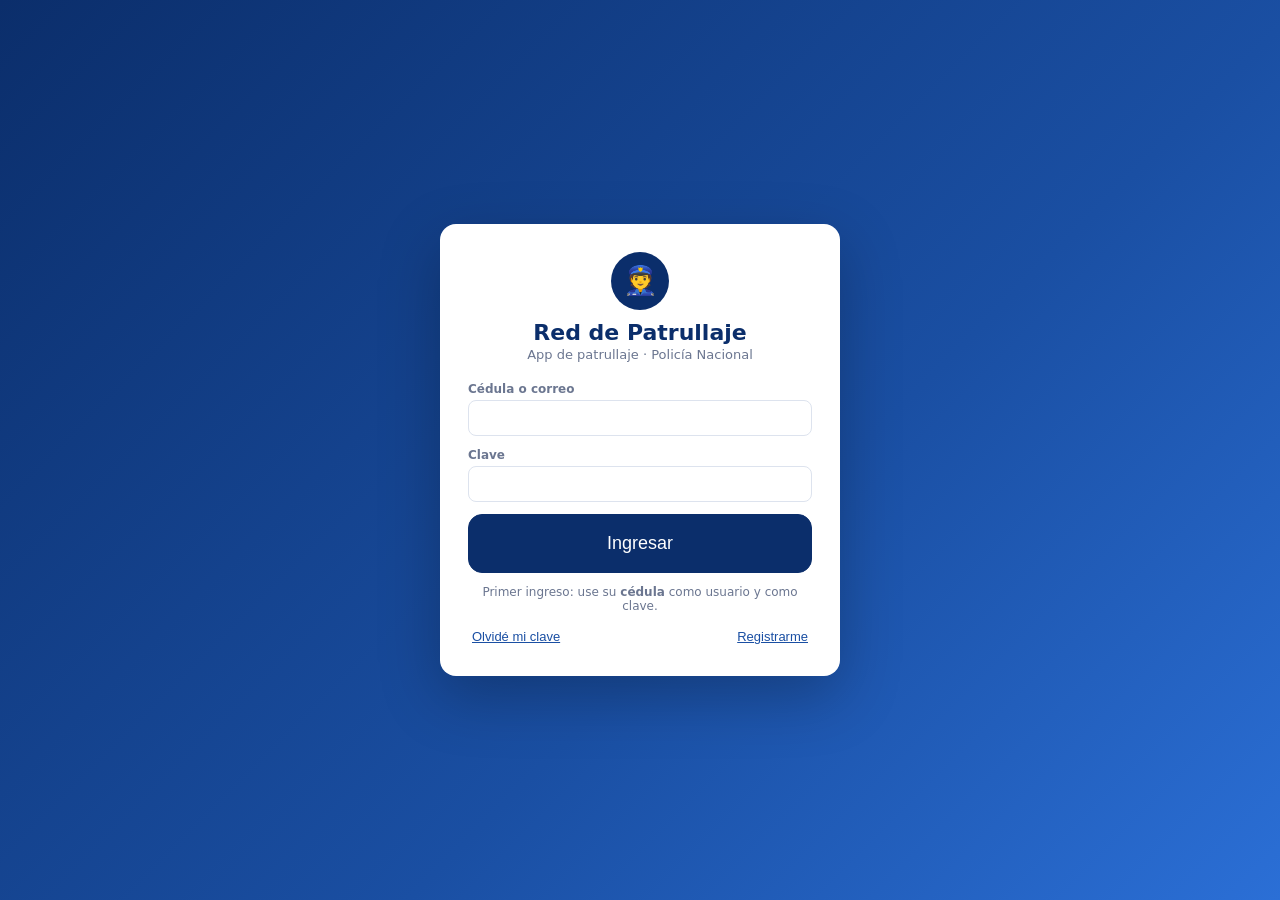
<file: index.html>
<!DOCTYPE html>
<html lang="es">
<head>
  <meta charset="utf-8">
  <meta name="viewport" content="width=device-width, initial-scale=1, maximum-scale=1">
  <title>Red de Patrullaje · Monedas</title>
  <link rel="manifest" href="manifest.json">
  <link rel="icon" href="icons/icon-192.png">
  <link rel="apple-touch-icon" href="icons/icon-192.png">
  <meta name="apple-mobile-web-app-capable" content="yes">
  <meta name="theme-color" content="#0b2e6b">
  <link rel="stylesheet" href="css/estilos.css">
  <style>
    body{background:var(--fondo)}
    .wrap{max-width:560px;margin:0 auto;padding:14px}
    .hdr{background:var(--azul);color:#fff;padding:14px 16px;display:flex;justify-content:space-between;align-items:center;gap:8px}
    .hdr b{display:block;font-size:15px} .hdr small{opacity:.8;font-size:12px}
    .hdr .btn{background:transparent;color:#fff;border-color:rgba(255,255,255,.4)}
    .kv{display:flex;justify-content:space-between;padding:8px 0;border-bottom:1px solid var(--borde);font-size:14px;gap:10px}
    .kv span:first-child{color:var(--gris)}
    .banner{background:var(--ambar2);color:#6b4b00;border:1px solid #f0d58a;padding:10px 12px;border-radius:10px;margin-bottom:12px;font-size:13px}
    .res-ico{font-size:64px;text-align:center;line-height:1}
    .res{text-align:center} .res h2{margin:10px 0 4px;font-size:22px}
    /* mapa y lista de monedas */
    #hMap{height:46vh;min-height:280px;border-radius:0;border:0}
    .coin-mk{width:46px;height:46px;transform:translateY(50%);cursor:pointer;position:relative}
    .coin-mk.proxima,.coin-mk.no-cumplido{filter:grayscale(1);opacity:.45}
    .coin-mk.atrapada{opacity:.55}
    .coin-mk .tag{position:absolute;left:50%;bottom:-16px;transform:translateX(-50%);font:700 10px system-ui;padding:1px 6px;border-radius:8px;white-space:nowrap;color:#fff}
    .yo{width:18px;height:18px;border-radius:50%;background:#2b6fd6;border:3px solid #fff;box-shadow:0 0 0 6px rgba(43,111,214,.3);transform:translateY(50%)}
    .prox{margin:-26px 12px 12px;position:relative;z-index:2;background:#fff;border-radius:20px;box-shadow:0 12px 34px rgba(11,46,107,.25);padding:14px;display:flex;flex-direction:column;gap:10px}
    .mrow{display:flex;gap:12px;align-items:center;padding:10px 4px;border-bottom:1px solid var(--borde);cursor:pointer;background:none;border-left:0;border-right:0;border-top:0;width:100%;text-align:left;font:inherit;color:inherit}
    .mrow:last-child{border-bottom:0}
    .mini{width:48px;height:48px;flex:none}
    .mini.apagada{filter:grayscale(1);opacity:.45}
    .est{font-size:11px;font-weight:800;padding:3px 8px;border-radius:10px;white-space:nowrap}
    .est.ACTIVA{background:#fff3c4;color:#7a5200}.est.PROXIMA{background:#eef0f4;color:#5b6680}.est.ATRAPADA{background:#e3f5ec;color:#0f7a4a}
    .est.NO-CUMPLIDO{background:#cf3b3b;color:#fff}.est.PENDIENTE-FOTO{background:#fde9c8;color:#8a5200}
    .big-btn{display:flex;align-items:center;justify-content:center;gap:10px;width:100%;padding:18px;border:0;border-radius:16px;font-size:18px;font-weight:800;color:#0b2e6b;cursor:pointer;background:#ffd34d;text-decoration:none}
    .big-btn:disabled{background:#d5dbe7;color:#6b7690;cursor:not-allowed}
    /* radar */
    #vMoneda{background:#0b2e6b;color:#fff;min-height:100vh;display:flex;flex-direction:column}
    .radar{flex:1;display:flex;align-items:center;justify-content:center;position:relative;min-height:330px}
    .radar .ring{position:absolute;border-radius:50%;border:2px solid rgba(255,255,255,.18)}
    .radar .zona{position:absolute;width:130px;height:130px;border-radius:50%;border:2px dashed rgba(61,220,132,.85);background:rgba(61,220,132,.08)}
    .radar .coin{width:130px;height:130px;animation:flota 2.4s ease-in-out infinite;transition:filter .3s,opacity .3s}
    .radar .coin.apagada{filter:grayscale(1) brightness(.8);opacity:.38;animation:none}
    .dist{font-size:52px;font-weight:800;line-height:1;text-align:center}
    .msg{border-radius:14px;padding:12px 14px;text-align:center;font-size:15px;line-height:1.4}
    .msg.ok{background:rgba(61,220,132,.16);color:#bdf5d4}.msg.wait{background:rgba(255,211,77,.16);color:#ffe7a1}.msg.bad{background:#cf3b3b;color:#fff;font-weight:700}
    @keyframes flota{0%,100%{transform:translateY(0)}50%{transform:translateY(-8px)}}
    /* cámara RA */
    #vAR{position:fixed;inset:0;background:#000;color:#fff;overflow:hidden}
    #arVid{position:absolute;inset:0;width:100%;height:100%;object-fit:cover}
    #arCoin{position:absolute;top:34%;width:190px;height:190px;margin-left:-95px;transition:left .08s linear,opacity .2s;filter:drop-shadow(0 0 22px rgba(255,211,77,.85));border:0;background:none;padding:0;cursor:pointer}
    #arCoin .in{width:100%;height:100%;animation:giro 3s ease-in-out infinite}
    #arCoin.listo .in{animation:giro 1.4s ease-in-out infinite}
    @keyframes giro{0%,100%{transform:translateY(0) rotateY(0)}25%{transform:translateY(-10px) rotateY(20deg)}75%{transform:translateY(-10px) rotateY(-20deg)}}
    .ar-top{position:absolute;top:0;left:0;right:0;padding:16px 14px;display:flex;justify-content:space-between;align-items:center;background:linear-gradient(rgba(0,0,0,.6),transparent)}
    .pill{font-size:13px;font-weight:800;padding:6px 12px;border-radius:20px;background:rgba(0,0,0,.55)}
    .ar-flecha{position:absolute;top:44%;font-size:60px;font-weight:900;color:#ffd34d;text-shadow:0 2px 8px #000}
    .ar-bot{position:absolute;left:12px;right:12px;bottom:18px;display:flex;flex-direction:column;gap:10px}
    .reto{background:#ffd34d;color:#0b2e6b;border-radius:16px;padding:12px 14px}
    .reto small{font-weight:800;font-size:11px;letter-spacing:.5px} .reto b{display:block;font-size:21px}
    .flash{position:absolute;inset:0;background:#fff;opacity:0;pointer-events:none;transition:opacity .25s}
  </style>
</head>
<body>

<!-- LOGIN -->
<div id="vLogin" class="login-wrap" hidden>
  <div class="login-card">
    <div class="logo">👮</div>
    <h1><span data-app-nombre>Red de Patrullaje</span></h1>
    <div class="sub">App de patrullaje · <span data-institucion></span></div>
        <form onsubmit="doLogin(event)">
      <div class="field"><label>Cédula o correo</label><input id="lgUser" autocomplete="username" inputmode="text" required></div>
      <div class="field"><label>Clave</label><input id="lgPass" type="password" autocomplete="current-password" required></div>
      <button class="btn btn-primary btn-block btn-xl" id="lgBtn">Ingresar</button>
    </form>
    <p class="small muted center mt">Primer ingreso: use su <b>cédula</b> como usuario y como clave.</p>
    <div class="row mt" style="justify-content:space-between">
      <button class="link" onclick="doRecuperar()">Olvidé mi clave</button>
      <button class="link" onclick="abrirRegistro()">Registrarme</button>
    </div>
  </div>
</div>

<!-- REGISTRO -->
<div id="vRegistro" class="login-wrap" hidden>
  <div class="login-card">
    <h1>Registro</h1>
    <div class="sub">Servidor policial de territorio</div>
    <form onsubmit="doRegistro(event)">
      <div class="field"><label>Cédula (9 o 10 dígitos)</label><input id="rgCed" inputmode="numeric" maxlength="10" required onblur="this.value=normCedula(this.value)"></div>
      <div class="field"><label>Grado</label><select id="rgGrado" required></select></div>
      <div class="field"><label>Apellidos y nombres</label><input id="rgNom" required></div>
      <div class="field"><label>Correo electrónico (opcional)</label><input id="rgMail" type="email"></div>
      <div class="field"><label>Teléfono celular</label><input id="rgTel" inputmode="tel"></div>
      <div class="field"><label>Distrito / Servicio</label><select id="rgDist" required></select></div>
      <button class="btn btn-primary btn-block btn-xl" id="rgBtn">Enviar registro</button>
    </form>
    <div class="center mt"><button class="link" onclick="mostrar('vLogin')">← Volver</button></div>
  </div>
</div>

<!-- CAMBIO CLAVE -->
<div id="vCambio" class="login-wrap" hidden>
  <div class="login-card">
    <div class="logo">🔑</div>
    <h1>Cree su clave</h1>
    <div class="sub">Por seguridad debe reemplazar la clave inicial (su cédula).</div>
    <form onsubmit="doCambio(event)">
      <div class="field"><label>Clave actual (su cédula)</label><input id="cbAct" type="password" required></div>
      <div class="field"><label>Nueva clave (mín. 8, letras y números)</label><input id="cbNew" type="password" required></div>
      <div class="field"><label>Repita la nueva clave</label><input id="cbNew2" type="password" required></div>
      <button class="btn btn-primary btn-block btn-xl" id="cbBtn">Guardar</button>
    </form>
  </div>
</div>

<!-- INICIO: MAPA DE MONEDAS -->
<div id="vHome" hidden>
  <div class="hdr"><div><b id="hNombre"></b><small id="hDatos"></small></div><button class="btn btn-sm" onclick="salir()">Salir</button></div>
  <div id="instalarBox" class="banner" hidden style="margin:10px 12px 0">📲 Instale la app en su celular. <button class="btn btn-sm btn-primary" onclick="instalarApp()">Instalar</button></div>
  <div id="hMap" class="map"></div>
  <div class="prox" id="proxCard"></div>
  <div class="wrap" style="padding-top:0">
    <div class="card"><div class="row"><h3 class="grow" style="margin:0">Mis monedas de hoy</h3><button class="btn btn-sm" aria-label="Actualizar" onclick="cargarHome()">↻</button></div>
      <div class="small muted mb" id="hFecha"></div><div id="hLista"></div></div>
    <p class="small muted center">Cada moneda lleva su grado y nombre. Solo se puede atrapar en el lugar y en su horario.</p>
  </div>
</div>

<!-- MONEDA: acercarse -->
<div id="vMoneda" hidden>
  <div style="padding:16px 14px 6px;display:flex;align-items:center;gap:12px">
    <button class="btn btn-sm" style="background:rgba(255,255,255,.12);color:#fff;border:0;width:44px;height:44px;border-radius:50%" aria-label="Volver" onclick="irHome()">←</button>
    <div><b id="mTit" style="display:block;font-size:16px"></b><small id="mSub" style="opacity:.75"></small></div>
  </div>
  <div class="radar">
    <div class="ring" style="width:320px;height:320px"></div><div class="ring" style="width:220px;height:220px"></div>
    <div class="zona"></div>
    <div class="coin" id="mCoin"></div>
  </div>
  <div style="padding:0 16px 22px;display:flex;flex-direction:column;gap:12px;max-width:560px;margin:0 auto;width:100%;box-sizing:border-box">
    <div class="dist" id="mDist">—</div>
    <div class="small center" id="mGps" style="opacity:.75"></div>
    <div class="msg" id="mMsg"></div>
    <button class="big-btn" id="mBtn" onclick="atrapar()" disabled>Abrir cámara y atrapar</button>
    <a class="btn btn-block" id="mIr" target="_blank" style="background:rgba(255,255,255,.12);color:#fff;border:0">🧭 Cómo llegar</a>
  </div>
</div>

<!-- CÁMARA: buscar y atrapar la moneda -->
<div id="vAR" hidden>
  <video id="arVid" playsinline muted autoplay></video>
  <div class="ar-top"><span class="pill" style="background:#cf3b3b">● EN VIVO</span><span class="pill" id="arCd">⏱ 2:00</span></div>
  <div class="ar-flecha" id="arFlecha" hidden></div>
  <button id="arCoin" onclick="tocarMoneda()" aria-label="Atrapar la moneda"><div class="in" id="arCoinIn"></div></button>
  <div class="ar-bot">
    <div class="reto"><small>RETO AL AZAR</small><b id="arTit"></b><span id="arTxt" style="font-size:14px"></span></div>
    <div class="small center" id="arEstado" style="text-shadow:0 1px 3px #000"></div>
    <button class="btn btn-block" onclick="cancelarAR()" style="background:rgba(0,0,0,.55);color:#fff;border:0">Cancelar</button>
  </div>
  <div class="flash" id="arFlash"></div>
  <canvas id="arCan" hidden></canvas>
</div>

<!-- RESULTADO -->
<div id="vRes" hidden>
  <div class="wrap" style="padding-top:30px">
    <div class="card res" id="resBox"></div>
    <button class="btn btn-primary btn-block btn-xl" onclick="irHome()">Continuar</button>
  </div>
</div>

<div id="toast"></div>
<script src="js/config.js"></script>
<script src="js/comun.js"></script>
<script src="js/moneda.js"></script>
<script src="js/policia.js"></script>
</body>
</html>
</file>
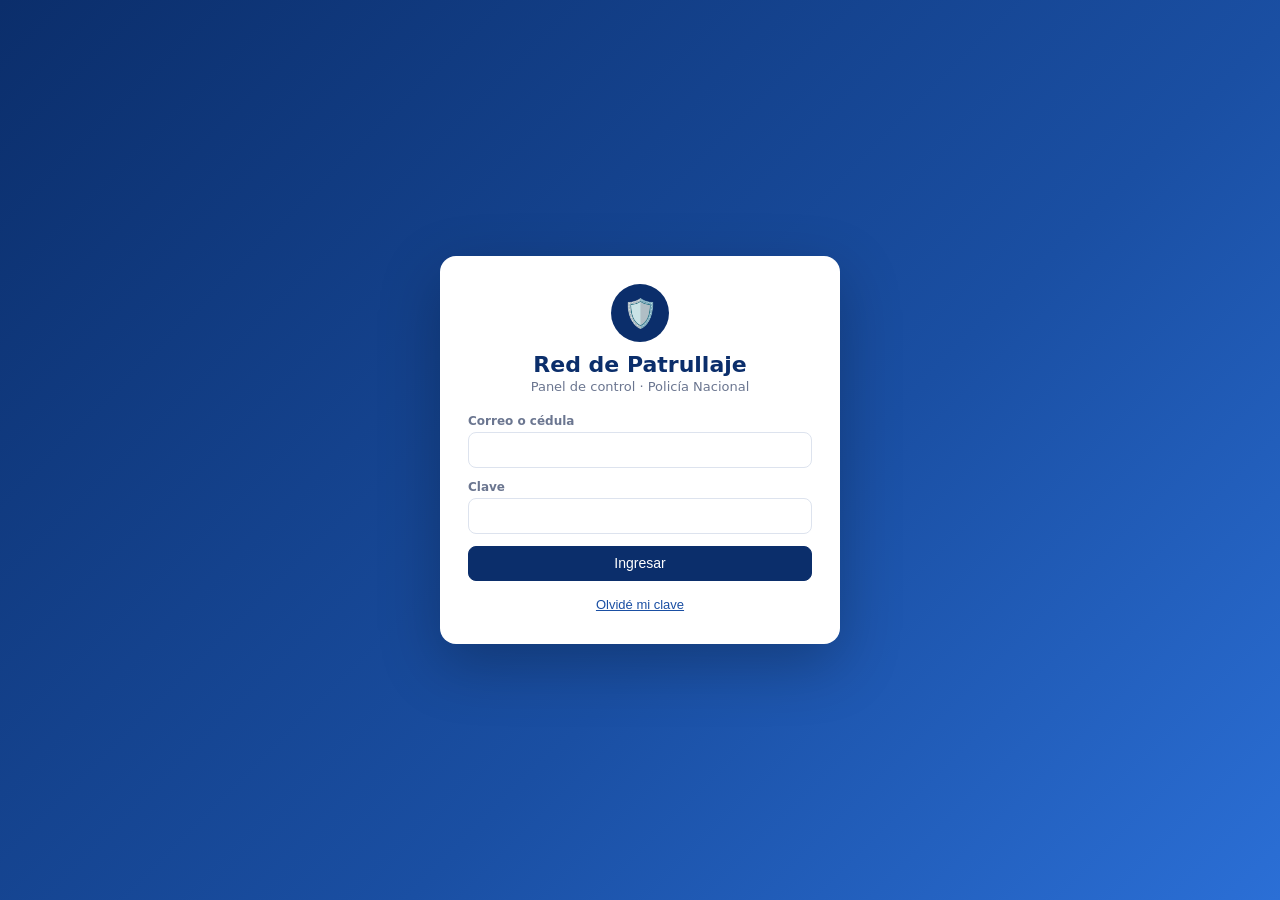
<file: panel.html>
<!DOCTYPE html>
<html>
<head>
  <meta charset="utf-8">
  <meta name="viewport" content="width=device-width, initial-scale=1">
  <title>Red de Patrullaje · Panel de control</title>
  <link rel="icon" href="icons/icon-192.png">
  <link rel="stylesheet" href="css/estilos.css">
  <style>
    .app{display:grid;grid-template-columns:230px 1fr;min-height:100vh}
    .sidebar{background:var(--azul);color:#fff;padding:14px 10px;position:sticky;top:0;height:100vh;overflow:auto}
    .brand{display:flex;gap:10px;align-items:center;padding:6px 8px 16px;border-bottom:1px solid rgba(255,255,255,.15);margin-bottom:10px}
    .brand .logo{width:40px;height:40px;font-size:20px;margin:0;background:#fff;color:var(--azul)}
    .brand b{display:block;font-size:15px} .brand small{opacity:.7;font-size:11px}
    .nav button{display:flex;gap:10px;align-items:center;width:100%;text-align:left;background:none;border:0;color:#dfe7f7;padding:10px 12px;border-radius:8px;cursor:pointer;font-size:14px;margin-bottom:2px}
    .nav button:hover{background:rgba(255,255,255,.08);color:#fff}
    .nav button.on{background:#fff;color:var(--azul);font-weight:600}
    .nav .ico{width:20px;text-align:center}
    .main{padding:18px 22px;min-width:0}
    .topbar{display:flex;justify-content:space-between;align-items:center;margin-bottom:16px;gap:10px;flex-wrap:wrap}
    .user-chip{background:#fff;border:1px solid var(--borde);border-radius:30px;padding:6px 12px;font-size:13px}
    .filters{display:flex;gap:10px;flex-wrap:wrap;align-items:flex-end;margin-bottom:12px}
    .filters > div{min-width:150px}
    .burger{display:none}
    .map-layout{display:grid;grid-template-columns:1fr 280px;gap:12px}
    .side-list{background:#fff;border:1px solid var(--borde);border-radius:var(--radio);padding:10px;max-height:600px;overflow:auto;font-size:13px}
    .side-list .it{display:flex;gap:8px;align-items:flex-start;padding:6px 4px;border-bottom:1px solid var(--borde)}
    .dot{width:12px;height:12px;border-radius:50%;flex:none;margin-top:3px}
    .pt-list .pt{display:grid;grid-template-columns:34px 1fr 110px 110px;gap:8px;align-items:center;padding:6px;border-bottom:1px solid var(--borde)}
    .chk-list{max-height:260px;overflow:auto;border:1px solid var(--borde);border-radius:8px;padding:6px}
    .chk-list label{display:flex;gap:8px;align-items:center;font-weight:400;color:var(--texto);font-size:13px;padding:4px;margin:0;cursor:pointer}
    .asig-bar{display:flex;justify-content:space-between;align-items:center;gap:12px;flex-wrap:wrap;background:#fff;border:1px solid var(--borde);border-radius:var(--radio);padding:10px 14px;margin-bottom:10px}
    .leyenda-asig{display:flex;gap:16px;font-size:13px;color:var(--gris)}
    .leyenda-asig span{display:flex;align-items:center;gap:6px}
    .sw{display:inline-block;width:16px;height:16px;border-radius:4px;border:1px solid var(--borde)}
    .sw0{background:#fff}.sw1{background:#dcf3e6;border-color:#9fd9b8}.sw2{background:#e9e1fb;border-color:#bca8ee}
    tr.a1 td{background:#eef9f3}tr.a2 td{background:#f3eefd}
    tr.a1 td:first-child{box-shadow:inset 5px 0 0 #15925a}tr.a2 td:first-child{box-shadow:inset 5px 0 0 #7b4fd6}
    .mchip{display:inline-block;background:#fff;border:1px solid var(--borde);border-radius:8px;padding:2px 8px;margin:2px 4px 2px 0;font-size:12px;white-space:nowrap}
    .mchip b{color:var(--azul)}
    .cell-ok{background:var(--verde2)} .cell-warn{background:var(--ambar2)} .cell-bad{background:var(--rojo2)}
    @media (max-width:900px){
      .app{grid-template-columns:1fr}
      .sidebar{position:fixed;left:-260px;width:240px;z-index:4000;transition:left .2s}
      .sidebar.open{left:0}
      .burger{display:inline-flex}
      .map-layout{grid-template-columns:1fr}
      .main{padding:12px}
      .pt-list .pt{grid-template-columns:30px 1fr;}
    }
  </style>
</head>
<body>

<!-- ================= LOGIN ================= -->
<div id="vLogin" class="login-wrap" hidden>
  <div class="login-card">
    <div class="logo">🛡️</div>
    <h1><span data-app-nombre>Red de Patrullaje</span></h1>
    <div class="sub">Panel de control · <span data-institucion></span></div>
    <form id="fLogin" onsubmit="doLogin(event)">
      <div class="field"><label>Correo o cédula</label><input id="lgUser" autocomplete="username" required></div>
      <div class="field"><label>Clave</label><input id="lgPass" type="password" autocomplete="current-password" required></div>
      <button class="btn btn-primary btn-block" id="lgBtn">Ingresar</button>
    </form>
    <div class="center mt"><button class="link" onclick="doRecuperar()">Olvidé mi clave</button></div>
  </div>
</div>

<!-- ============ CAMBIO DE CLAVE OBLIGATORIO ============ -->
<div id="vCambio" class="login-wrap" hidden>
  <div class="login-card">
    <div class="logo">🔑</div>
    <h1>Cambie su clave</h1>
    <div class="sub">Por seguridad debe reemplazar la clave inicial (su cédula).</div>
    <form onsubmit="doCambio(event)">
      <div class="field"><label>Clave actual (su cédula)</label><input id="cbAct" type="password" required></div>
      <div class="field"><label>Nueva clave (mín. 8, letras y números)</label><input id="cbNew" type="password" required></div>
      <div class="field"><label>Repita la nueva clave</label><input id="cbNew2" type="password" required></div>
      <button class="btn btn-primary btn-block" id="cbBtn">Guardar y continuar</button>
    </form>
  </div>
</div>

<!-- ================= APP ================= -->
<div id="vApp" class="app" hidden>
  <aside class="sidebar" id="sidebar">
    <div class="brand"><div class="logo">🛡️</div><div><b><span data-app-nombre>Red de Patrullaje</span></b><small>Panel de control</small></div></div>
    <nav class="nav" id="nav">
      <button data-sec="dash"><span class="ico">📊</span>Tablero</button>
      <button data-sec="mapa"><span class="ico">🗺️</span>Mapa de escaneos</button>
      <button data-sec="cobertura"><span class="ico">🎯</span>Rutas y cobertura</button>
      <button data-sec="mallas"><span class="ico">📅</span>Malla operativa</button>
      <button data-sec="qrs"><span class="ico">🪙</span>Puntos (monedas)</button>
      <button data-sec="usuarios"><span class="ico">👮</span>Usuarios</button>
      <button data-sec="distritos" data-super="1"><span class="ico">🏢</span>Distritos / Servicios</button>
      <button data-sec="estadisticas"><span class="ico">📈</span>Estadísticas por distrito</button>
      <button data-sec="reportes"><span class="ico">📋</span>Reporte de monedas</button>
      <button data-sec="cuenta"><span class="ico">⚙️</span>Mi cuenta</button>
    </nav>
  </aside>

  <main class="main">
    <div class="topbar">
      <div class="row"><button class="btn burger" onclick="document.getElementById('sidebar').classList.toggle('open')">☰</button><h2 id="secTitle" style="margin:0">Tablero</h2></div>
      <div class="row"><span class="user-chip" id="userChip"></span><button class="btn btn-sm" onclick="salir()">Salir</button></div>
    </div>

    <!-- TABLERO -->
    <section id="s-dash" class="sec">
      <div class="filters"><div data-only-super><label>Distrito / Servicio</label><select id="dDist" onchange="cargarDash()"></select></div>
        <button class="btn" onclick="cargarDash()">↻ Actualizar</button><span class="muted small" id="dHora"></span></div>
      <div class="stats" id="dStats"></div>
      <div class="card"><h3>Cumplimiento de mallas de hoy</h3><div id="dMallas"></div></div>
      <div class="card"><h3>Últimos escaneos de hoy</h3><div id="dUlt"></div></div>
    </section>

    <!-- MAPA DE ESCANEOS -->
    <section id="s-mapa" class="sec" hidden>
      <div class="filters">
        <div><label>Desde</label><input type="date" id="mDesde"></div>
        <div><label>Hasta</label><input type="date" id="mHasta"></div>
        <div data-only-super><label>Distrito / Servicio</label><select id="mDist" onchange="cargarPoliciasSelect('mPol', this.value)"></select></div>
        <div><label>Servidor policial</label><select id="mPol"></select></div>
        <button class="btn btn-primary" onclick="consultarMapa(this)">Consultar</button>
      </div>
      <div class="map-layout">
        <div id="mapEsc" class="map"></div>
        <div class="side-list"><b>Servidores (capas)</b><div class="muted small mb">Active/desactive cada servidor.</div><div id="mLeyenda" class="muted small">Realice una consulta.</div></div>
      </div>
    </section>

    <!-- COBERTURA -->
    <section id="s-cobertura" class="sec" hidden>
      <div class="filters">
        <div><label>Fecha de la malla</label><input type="date" id="cFecha"></div>
        <div data-only-super><label>Distrito / Servicio</label><select id="cDist"></select></div>
        <div style="min-width:110px"><label>Radio (m)</label><input type="number" id="cRadio" min="5" max="500" onchange="dibujarCobertura()"></div>
        <button class="btn btn-primary" onclick="consultarCobertura(this)">Consultar</button>
      </div>
      <div class="map-layout">
        <div id="mapCob" class="map"></div>
        <div class="side-list"><b>Capas de rutas</b><div class="muted small mb">Cada malla es una capa con su sombreado de cobertura.</div><div id="cLeyenda" class="muted small">Realice una consulta.</div></div>
      </div>
    </section>

    <!-- MALLAS -->
    <section id="s-mallas" class="sec" hidden>
      <div class="filters">
        <div><label>Desde</label><input type="date" id="maDesde"></div>
        <div><label>Hasta</label><input type="date" id="maHasta"></div>
        <div data-only-super><label>Distrito / Servicio</label><select id="maDist"></select></div>
        <button class="btn" onclick="cargarMallas(this)">Buscar</button>
        <div class="grow"></div>
        <button class="btn btn-primary" onclick="formMalla()">+ Nueva malla</button>
      </div>
      <div id="maTabla"></div>
    </section>

    <!-- PUNTOS (MONEDAS) -->
    <section id="s-qrs" class="sec" hidden>
      <div class="filters">
        <div data-only-super><label>Distrito / Servicio</label><select id="qDist" onchange="cargarQRs()"></select></div>
        <div><label>Buscar</label><input id="qBuscar" placeholder="Número o nombre" oninput="renderQRs()"></div>
        <div class="grow"></div>
        <button class="btn btn-primary" onclick="formQR()">+ Nuevo punto</button>
      </div>
      <div id="qTabla"></div>
    </section>

    <!-- USUARIOS -->
    <section id="s-usuarios" class="sec" hidden>
      <div class="filters">
        <div data-only-super><label>Distrito / Servicio</label><select id="uDist" onchange="cargarUsuarios()"></select></div>
        <div data-only-super><label>Rol</label><select id="uRol" onchange="cargarUsuarios()"><option value="">Todos</option><option>SUPERADMIN</option><option>ADMIN</option><option>POLICIA</option></select></div>
        <div><label>Estado</label><select id="uEstado" onchange="cargarUsuarios()"><option value="">Todos</option><option>ACTIVO</option><option>PENDIENTE</option><option>INACTIVO</option></select></div>
        <div><label>Asignación</label><select id="uAsig" onchange="renderUsuarios()"><option value="">Todas</option><option value="0">⚪ Sin malla</option><option value="1">🟢 1 malla</option><option value="2">🟣 2 o más mallas</option></select></div>
        <div><label>Buscar</label><input id="uBuscar" placeholder="Cédula o nombre" oninput="renderUsuarios()"></div>
        <div class="grow"></div>
        <button class="btn btn-primary" onclick="formUsuario()">+ Nuevo usuario</button>
      </div>
      <div class="asig-bar">
        <div class="leyenda-asig"><span><i class="sw sw0"></i>Sin malla</span><span><i class="sw sw1"></i>1 malla</span><span><i class="sw sw2"></i>2 o más mallas</span></div>
        <div class="row"><span class="small muted" id="uSelN">0 seleccionados</span>
          <button class="btn btn-sm btn-primary" onclick="asignarSeleccionados()">📅 Asignar a malla(s)</button>
          <button class="btn btn-sm btn-danger" onclick="limpiarSeleccionados()">🧹 Limpiar asignaciones</button></div>
      </div>
      <div id="uTabla"></div>
    </section>

    <!-- DISTRITOS -->
    <section id="s-distritos" class="sec" hidden>
      <div class="filters"><div class="grow"></div><button class="btn btn-primary" onclick="formDistrito()">+ Nuevo</button></div>
      <div id="diTabla"></div>
    </section>

    <!-- ESTADÍSTICAS -->
    <section id="s-estadisticas" class="sec" hidden>
      <div class="filters">
        <div><label>Desde</label><input type="date" id="eDesde"></div>
        <div><label>Hasta</label><input type="date" id="eHasta"></div>
        <div data-only-super><label>Distrito / Servicio</label><select id="eDist"></select></div>
        <button class="btn btn-primary" onclick="cargarEstadisticas(this)">Consultar</button>
        <button class="btn" onclick="csvEstadisticas()">⬇ CSV (Excel)</button>
      </div>
      <div id="eTabla"><div class="card muted center">Elija el rango de fechas y presione Consultar.</div></div>
    </section>

    <!-- REPORTES -->
    <section id="s-reportes" class="sec" hidden>
      <div class="filters">
        <div><label>Desde</label><input type="date" id="rDesde"></div>
        <div><label>Hasta</label><input type="date" id="rHasta"></div>
        <div data-only-super><label>Distrito / Servicio</label><select id="rDist" onchange="cargarPoliciasSelect('rPol', this.value)"></select></div>
        <div><label>Servidor policial</label><select id="rPol"></select></div>
        <button class="btn btn-primary" onclick="consultarReporte(this)">Consultar</button>
        <button class="btn" onclick="descargarCSV()">⬇ CSV (Excel)</button>
        <button class="btn" onclick="exportarReporte(this)">⬇ Exportar a Google Sheets</button>
      </div>
      <div id="rTabla"></div>
    </section>

    <!-- CUENTA -->
    <section id="s-cuenta" class="sec" hidden>
      <div class="card" style="max-width:520px">
        <h3>Mis datos</h3><div id="ctDatos" class="mb"></div>
        <h3>Cambiar clave</h3>
        <form onsubmit="cambiarMiClave(event)">
          <div class="field"><label>Clave actual</label><input type="password" id="ctAct" required></div>
          <div class="field"><label>Nueva clave</label><input type="password" id="ctNew" required></div>
          <div class="field"><label>Repita la nueva clave</label><input type="password" id="ctNew2" required></div>
          <button class="btn btn-primary" id="ctBtn">Cambiar clave</button>
        </form>
      </div>
    </section>
  </main>
</div>

<!-- MODAL -->
<div id="modal" class="modal" hidden onclick="if(event.target===this)cerrarModal()">
  <div class="modal-box" id="modalBox">
    <div class="modal-head"><h3 id="mTitle"></h3><button class="x" onclick="cerrarModal()">×</button></div>
    <div class="modal-body" id="mBody"></div>
  </div>
</div>
<div id="toast"></div>
<div id="printArea"></div>

<script src="js/config.js"></script>
<script src="js/comun.js"></script>
<script src="js/moneda.js"></script>
<script src="js/panel.js"></script>
</body>
</html>
</file>
<file: css/estilos.css>
/* Red de Patrullaje - estilos compartidos */
:root{
  --azul:#0b2e6b; --azul2:#1a4fa3; --azul3:#e8eef9; --verde:#15925a; --verde2:#e3f5ec;
  --rojo:#cf3b3b; --rojo2:#fbe9e9; --ambar:#c98a00; --ambar2:#fdf3dc; --gris:#6b7690;
  --borde:#dde3ee; --fondo:#f3f6fb; --texto:#1d2433; --radio:10px; --sombra:0 2px 10px rgba(11,46,107,.08);
}
*{box-sizing:border-box}
html,body{margin:0;padding:0;font-family:system-ui,-apple-system,"Segoe UI",Roboto,Arial,sans-serif;color:var(--texto);background:var(--fondo);font-size:14px}
[hidden]{display:none!important}
h1,h2,h3,h4{margin:0 0 10px;color:var(--azul)}
h2{font-size:20px} h3{font-size:16px}
a{color:var(--azul2)}
.muted{color:var(--gris)} .small{font-size:12px} .right{text-align:right} .center{text-align:center}
.row{display:flex;gap:10px;align-items:center;flex-wrap:wrap}
.grow{flex:1}
.mt{margin-top:12px} .mb{margin-bottom:12px}

/* Botones */
.btn{display:inline-flex;align-items:center;justify-content:center;gap:6px;border:1px solid var(--borde);background:#fff;color:var(--texto);
  padding:8px 14px;border-radius:8px;cursor:pointer;font-size:14px;font-weight:500;line-height:1.2;text-decoration:none;white-space:nowrap}
.btn:hover{background:var(--azul3)}
.btn:disabled{opacity:.55;cursor:wait}
.btn-primary{background:var(--azul);border-color:var(--azul);color:#fff}
.btn-primary:hover{background:var(--azul2)}
.btn-ok{background:var(--verde);border-color:var(--verde);color:#fff}
.btn-danger{background:#fff;border-color:var(--rojo);color:var(--rojo)}
.btn-danger:hover{background:var(--rojo2)}
.btn-sm{padding:5px 9px;font-size:12px;border-radius:6px}
.btn-block{width:100%}
.btn-xl{padding:18px;font-size:18px;border-radius:14px}

/* Formularios */
label{display:block;font-size:12px;font-weight:600;color:var(--gris);margin-bottom:4px}
input,select,textarea{width:100%;padding:9px 10px;border:1px solid var(--borde);border-radius:8px;font-size:14px;background:#fff;color:var(--texto);font-family:inherit}
input:focus,select:focus,textarea:focus{outline:2px solid rgba(26,79,163,.25);border-color:var(--azul2)}
input[type=checkbox]{width:auto}
.form-grid{display:grid;grid-template-columns:repeat(auto-fit,minmax(200px,1fr));gap:12px}
.form-grid .full{grid-column:1/-1}
.field{margin-bottom:12px}

/* Tarjetas */
.card{background:#fff;border:1px solid var(--borde);border-radius:var(--radio);padding:16px;box-shadow:var(--sombra);margin-bottom:14px}
.stats{display:grid;grid-template-columns:repeat(auto-fit,minmax(150px,1fr));gap:12px;margin-bottom:14px}
.stat{background:#fff;border:1px solid var(--borde);border-radius:var(--radio);padding:14px;box-shadow:var(--sombra)}
.stat .n{font-size:26px;font-weight:700;color:var(--azul)}
.stat .l{font-size:12px;color:var(--gris)}

/* Tablas */
.tbl-wrap{overflow:auto;border:1px solid var(--borde);border-radius:var(--radio);background:#fff}
table.tbl{border-collapse:collapse;width:100%;font-size:13px}
.tbl th{background:var(--azul3);color:var(--azul);text-align:left;padding:8px 10px;position:sticky;top:0;font-weight:600;white-space:nowrap}
.tbl td{padding:7px 10px;border-top:1px solid var(--borde);vertical-align:middle}
.tbl tr:hover td{background:#fafcff}
.acciones{display:flex;gap:4px;flex-wrap:wrap}

/* Badges */
.badge{display:inline-block;padding:2px 8px;border-radius:20px;font-size:11px;font-weight:600;background:var(--azul3);color:var(--azul);white-space:nowrap}
.b-ok{background:var(--verde2);color:var(--verde)}
.b-warn{background:var(--ambar2);color:var(--ambar)}
.b-bad{background:var(--rojo2);color:var(--rojo)}
.b-gray{background:#eef0f4;color:var(--gris)}
.progress{height:8px;background:#eef0f4;border-radius:10px;overflow:hidden;min-width:80px}
.progress>div{height:100%;background:var(--verde)}

/* Modal */
.modal{position:fixed;inset:0;background:rgba(10,20,40,.5);display:flex;align-items:flex-start;justify-content:center;z-index:5000;padding:30px 12px;overflow:auto}
.modal-box{background:#fff;border-radius:12px;width:100%;max-width:620px;box-shadow:0 10px 40px rgba(0,0,0,.25)}
.modal-box.wide{max-width:1050px}
.modal-head{display:flex;justify-content:space-between;align-items:center;padding:14px 18px;border-bottom:1px solid var(--borde)}
.modal-head h3{margin:0}
.modal-body{padding:18px}
.modal-foot{display:flex;justify-content:flex-end;gap:8px;padding-top:14px;border-top:1px solid var(--borde);margin-top:14px}
.x{border:0;background:none;font-size:24px;cursor:pointer;color:var(--gris);line-height:1}

/* Toast */
#toast{position:fixed;bottom:18px;left:50%;transform:translateX(-50%);z-index:9999;display:flex;flex-direction:column;gap:8px;align-items:center;width:max-content;max-width:94vw}
.toast{background:var(--azul);color:#fff;padding:11px 16px;border-radius:8px;box-shadow:var(--sombra);font-size:14px;max-width:560px}
.toast.err{background:var(--rojo)} .toast.ok{background:var(--verde)}

/* Login */
.login-wrap{min-height:100vh;display:flex;align-items:center;justify-content:center;padding:20px;background:linear-gradient(135deg,#0b2e6b 0%,#1a4fa3 60%,#2b6fd6 100%)}
.login-card{background:#fff;border-radius:16px;padding:28px;width:100%;max-width:400px;box-shadow:0 20px 60px rgba(0,0,0,.25)}
.logo{width:58px;height:58px;border-radius:50%;background:var(--azul);color:#fff;display:flex;align-items:center;justify-content:center;font-size:28px;margin:0 auto 10px}
.login-card h1{text-align:center;font-size:22px;margin-bottom:2px}
.login-card .sub{text-align:center;color:var(--gris);margin-bottom:20px;font-size:13px}
.link{background:none;border:0;color:var(--azul2);cursor:pointer;font-size:13px;padding:4px;text-decoration:underline}

/* Mapa */
.map{height:600px;border-radius:var(--radio);border:1px solid var(--borde);z-index:1}
.map-sm{height:300px}
.leaflet-container{font-family:inherit}
.num-icon span{display:flex;align-items:center;justify-content:center;width:26px;height:26px;border-radius:50%;color:#fff;font-weight:700;font-size:12px;border:2px solid #fff;box-shadow:0 1px 4px rgba(0,0,0,.4)}
.legend{background:#fff;padding:8px 10px;border-radius:8px;box-shadow:var(--sombra);font-size:12px;max-height:260px;overflow:auto}
.legend i{display:inline-block;width:12px;height:12px;border-radius:50%;margin-right:6px;vertical-align:middle}
.pop b{color:var(--azul)}

/* Impresión de QR */
#printArea{display:none}
.qr-card{border:2px solid var(--azul);border-radius:12px;padding:14px;text-align:center;page-break-inside:avoid;break-inside:avoid;background:#fff}
.qr-card .qr-num{font-size:30px;font-weight:800;color:var(--azul)}
.qr-card .qr-name{font-size:16px;font-weight:700;margin:4px 0}
.qr-card .qr-box{display:flex;justify-content:center;margin:10px 0}
.qr-card .qr-box img,.qr-card .qr-box canvas{max-width:100%}
.qr-grid{display:grid;grid-template-columns:1fr 1fr;gap:16px}
@media print{
  body.printing > *:not(#printArea){display:none!important}
  body.printing #printArea{display:block!important}
  body.printing{background:#fff}
  @page{margin:12mm}
}

/* Marcadores de Google Maps */
.gm-num{width:28px;height:28px;border-radius:50%;color:#fff;font:700 12px system-ui,Arial,sans-serif;display:flex;align-items:center;justify-content:center;border:2px solid #fff;box-shadow:0 1px 5px rgba(0,0,0,.5);transform:translateY(50%);cursor:pointer}
.gm-dot{border-radius:50%;border:2px solid #fff;box-shadow:0 1px 4px rgba(0,0,0,.45);transform:translateY(50%);cursor:pointer}
.gm-style .pop{font-size:13px;line-height:1.45;max-width:260px}

/* NO CUMPLIDO: rojo muy visible */
.nocump{background:#cf3b3b;color:#fff;font-weight:800;padding:8px 10px;border-radius:8px;text-align:center;letter-spacing:.3px;box-shadow:0 2px 8px rgba(207,59,59,.35)}
.nocump-sm{display:inline-block;padding:3px 9px;font-size:12px;margin-top:4px}
tr.mala td{background:#fdecec}
tr.mala td:first-child{box-shadow:inset 6px 0 0 #cf3b3b}
tr.pend td{background:#fff8e6}
/* Formulario de malla: QR + varias horas */
.add-qr{display:grid;grid-template-columns:1fr 1.3fr auto;gap:12px;align-items:start;background:var(--azul3);padding:12px;border-radius:10px;margin-bottom:10px}
.horas{display:flex;flex-wrap:wrap;gap:6px;align-items:center}
.hchip{display:inline-flex;align-items:center;background:#fff;border:1px solid var(--borde);border-radius:8px;padding:2px 4px}
.hchip input{border:0;padding:6px;width:118px}
.hchip .x{font-size:18px;padding:0 4px}
@media (max-width:900px){.add-qr{grid-template-columns:1fr}}
</file>
